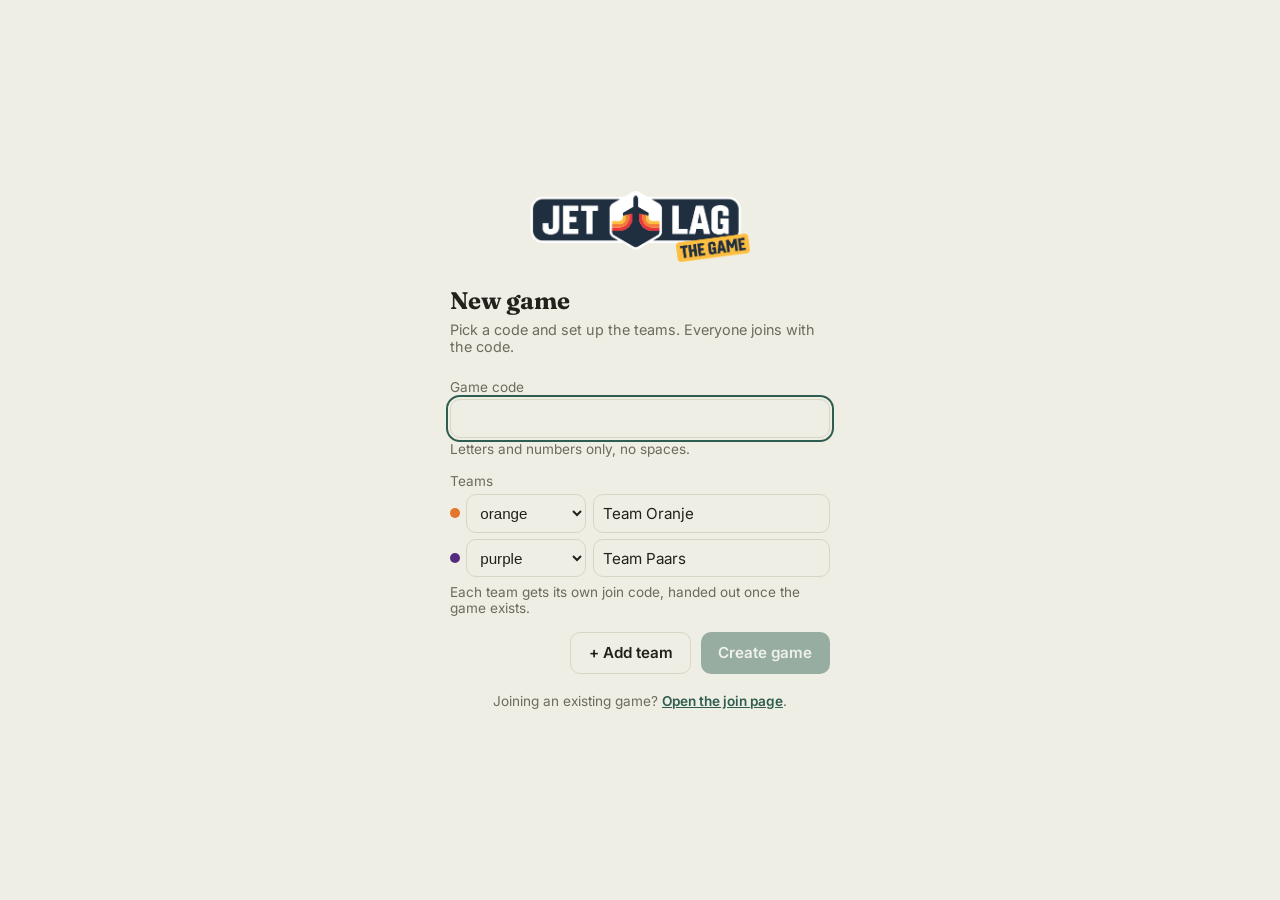
<file: frontend/create.html>
<!doctype html>
<html lang="en">
  <head>
    <meta charset="UTF-8" />
    <meta
      name="viewport"
      content="width=device-width, initial-scale=1, maximum-scale=1"
    />
    <title>New game - Gemeente Gathering</title>
    <link rel="icon" type="image/png" href="/img/favicon.png" />
    <link rel="preconnect" href="https://fonts.googleapis.com" />
    <link rel="preconnect" href="https://fonts.gstatic.com" crossorigin />
    <link
      href="https://fonts.googleapis.com/css2?family=Fraunces:wght@500;600&family=Inter:wght@400;500;600&display=swap"
      rel="stylesheet"
    />
    <link rel="stylesheet" href="css/styles.css" />
  </head>
  <body>
    <main class="join">
      <img
        class="join__logo"
        src="img/jetlag.png"
        alt="Jetlag"
        width="463"
        height="149"
      />
      <h1 class="join__title">New game</h1>
      <p class="join__subtitle">
        Pick a code and set up the teams. Everyone joins with the code.
      </p>

      <div id="create-error" class="modal-error" hidden></div>

      <!-- Swapped in for the form once the game exists: the one and only
           time the team codes are shown. -->
      <section id="create-done" hidden>
        <p class="join__subtitle">
          Game <strong id="create-done-game"></strong> is ready. Give every team
          its own code - it's what stops anyone opening someone else's board.
        </p>

        <div class="modal-field">
          <span class="join__label">Team codes</span>
          <div id="create-done-teams"></div>
          <p class="join__hint">
            These aren't shown again. Write them down before you leave this
            page.
          </p>
        </div>

        <div class="modal-actions">
          <button id="create-done-btn" type="button" class="btn btn--primary">
            Go to join page
          </button>
        </div>
      </section>

      <div id="create-form">
        <div class="modal-field">
          <label for="create-game">Game code</label>
          <input
            id="create-game"
            type="text"
            autocapitalize="characters"
            autocomplete="off"
            spellcheck="false"
          />
          <p class="join__hint">Letters and numbers only, no spaces.</p>
        </div>

        <div
          class="modal-field"
          role="group"
          aria-labelledby="create-team-label"
        >
          <span id="create-team-label" class="join__label">Teams</span>
          <div id="create-teams"></div>
          <p class="join__hint">
            Each team gets its own join code, handed out once the game exists.
          </p>
        </div>

        <div class="modal-actions">
          <button id="create-add-team" type="button" class="btn btn--ghost">
            + Add team
          </button>
          <button
            id="create-btn"
            type="button"
            class="btn btn--primary"
            disabled
          >
            Create game
          </button>
        </div>

        <p class="join__footer">
          Joining an existing game?
          <a class="join__link" href="index.html">Open the join page</a>.
        </p>
      </div>
    </main>

    <script src="js/config.js"></script>
    <script src="js/api.js"></script>
    <script src="js/create.js"></script>
  </body>
</html>
</file>
<file: frontend/css/styles.css>
/* ------------------------------------------------------------------ */
/* Design tokens                                                       */
/* ------------------------------------------------------------------ */
:root {
  --paper: #eeeee4;
  --surface: #fbfaf4;
  --ink: #22211c;
  --ink-muted: #6e6a5d;
  --hairline: #d9d5c4;
  --accent: #2f5d50;
  --accent-ink: #eef4f1;
  --danger: #a6402f;
  --danger-ink: #fbeeeb;

  --team-orange: #e2762a;
  --team-blue: #2e6ca4;
  --team-purple: #7c4a93;

  --font-display: "Fraunces", Georgia, serif;
  --font-ui: "Inter", -apple-system, BlinkMacSystemFont, "Segoe UI", sans-serif;

  --radius-md: 10px;
  --radius-lg: 16px;
  --shadow-sheet: 0 -4px 20px rgba(34, 33, 28, 0.18);
}

@media (prefers-reduced-motion: reduce) {
  *,
  *::before,
  *::after {
    animation-duration: 0.001ms !important;
    transition-duration: 0.001ms !important;
  }
}

/* ------------------------------------------------------------------ */
/* Reset & base                                                         */
/* ------------------------------------------------------------------ */
* {
  box-sizing: border-box;
}

/* The `hidden` attribute is how we show/hide the modal overlay, the
   fatal-error screen, and the app shell. Several rules below set
   `display` on those same elements (flex/grid layouts), which - being
   an author class rule - would otherwise beat the browser's default
   `[hidden] { display: none }` and leave them visibly stuck on screen.
   This keeps `hidden` authoritative everywhere. */
[hidden] {
  display: none !important;
}

html,
body {
  height: 100%;
  margin: 0;
}

body {
  font-family: var(--font-ui);
  color: var(--ink);
  background: var(--paper);
  -webkit-font-smoothing: antialiased;
}

button {
  font-family: inherit;
}

:focus-visible {
  outline: 2px solid var(--accent);
  outline-offset: 2px;
}

/* ------------------------------------------------------------------ */
/* App shell                                                            */
/* ------------------------------------------------------------------ */
.app {
  height: 100dvh;
  display: flex;
  flex-direction: column;
  overflow: hidden;
}

.topbar {
  display: flex;
  align-items: center;
  justify-content: space-between;
  padding: 0.65rem 1rem;
  background: var(--surface);
  border-bottom: 1px solid var(--hairline);
  flex: 0 0 auto;
}

/* Groups the logo with the title so the topbar's space-between still has
   two children and the refresh button stays pinned right. */
.topbar__brand {
  display: flex;
  align-items: center;
  gap: 0.6rem;
  min-width: 0;
}

/* Sized off the title's cap height rather than a fixed width, so the two
   stay visually matched. Ratio comes from the intrinsic 463x149. */
.topbar__logo {
  height: 1.8rem;
  width: auto;
  flex: 0 0 auto;
}

.topbar__title {
  font-family: var(--font-display);
  font-weight: 600;
  font-size: 1.3rem;
  margin: 0;
  letter-spacing: -0.01em;
}

.icon-btn {
  border: none;
  background: transparent;
  color: var(--ink);
  width: 36px;
  height: 36px;
  border-radius: 50%;
  display: grid;
  place-items: center;
  cursor: pointer;
  transition:
    background 0.15s ease,
    transform 0.4s ease;
}

.icon-btn:hover {
  background: var(--hairline);
}
.icon-btn.spinning svg {
  animation: spin 0.7s linear infinite;
}

@keyframes spin {
  to {
    transform: rotate(360deg);
  }
}

/* ------------------------------------------------------------------ */
/* Score bar                                                            */
/* ------------------------------------------------------------------ */
.score-bar {
  display: flex;
  align-items: center;
  gap: 0.5rem;
  padding: 0.5rem 0.75rem;
  background: var(--surface);
  border-bottom: 1px solid var(--hairline);
  flex: 0 0 auto;
  overflow-x: auto;
}

.score-chips {
  display: flex;
  gap: 0.4rem;
  flex: 1 1 auto;
}

.score-chip {
  display: flex;
  align-items: center;
  gap: 0.4rem;
  padding: 0.3rem 0.6rem;
  border-radius: 999px;
  background: var(--paper);
  border: 1px solid var(--hairline);
  font-size: 0.85rem;
  white-space: nowrap;
}

.score-chip__dot {
  width: 10px;
  height: 10px;
  border-radius: 50%;
  flex: 0 0 auto;
}

.score-chip__name {
  color: var(--ink-muted);
}

.score-chip__value {
  font-family: var(--font-display);
  font-weight: 600;
}

/* Total claimed - secondary to the connected score next to it. */
.score-chip__total {
  color: var(--ink-muted);
  font-size: 0.78rem;
}

/* ------------------------------------------------------------------ */
/* Buttons                                                              */
/* ------------------------------------------------------------------ */
.btn {
  border: none;
  border-radius: var(--radius-md);
  padding: 0.65rem 1.1rem;
  font-size: 0.95rem;
  font-weight: 600;
  cursor: pointer;
  transition:
    transform 0.1s ease,
    opacity 0.15s ease;
}

.btn:active {
  transform: scale(0.97);
}
.btn:disabled {
  opacity: 0.45;
  cursor: not-allowed;
  transform: none;
}

.btn--block {
  display: block;
  width: 100%;
}

.btn--primary {
  background: var(--accent);
  color: var(--accent-ink);
}
.btn--ghost {
  background: transparent;
  color: var(--ink);
  border: 1px solid var(--hairline);
}
.btn--danger {
  background: var(--danger);
  color: var(--danger-ink);
}
.btn--small {
  padding: 0.45rem 0.8rem;
  font-size: 0.85rem;
  flex: 0 0 auto;
}

/* ------------------------------------------------------------------ */
/* Map                                                                  */
/* ------------------------------------------------------------------ */
.map-wrap {
  flex: 1 1 auto;
  position: relative;
  min-height: 0;
}

.map {
  width: 100%;
  height: 100%;
}

.maplibregl-ctrl button.maplibregl-ctrl-basemap-opacity .maplibregl-ctrl-icon {
  background-image: url("data:image/svg+xml;charset=utf-8,%3Csvg xmlns='http://www.w3.org/2000/svg' width='24' height='24' fill='%23333' viewBox='0 0 24 24'%3E%3Cpath d='M3.5 6.5 8 4l8 2.5L20.5 4v11.5L16 18l-8-2.5-4.5 2.5Z'/%3E%3Cpath d='M3.5 10.5 8 8l8 2.5 4.5-2.5'/%3E%3C/svg%3E");
}

/* ------------------------------------------------------------------ */
/* Cards panel (bottom sheet on mobile)                                 */
/* ------------------------------------------------------------------ */
.cards-panel {
  flex: 0 0 auto;
  background: var(--surface);
  border-top: 1px solid var(--hairline);
  box-shadow: var(--shadow-sheet);
  display: flex;
  flex-direction: column;
  max-height: 10.5rem;
  transition: max-height 0.28s ease;
}

.cards-panel.expanded {
  max-height: 55vh;
}

.cards-panel__handle {
  display: flex;
  flex-direction: column;
  align-items: center;
  gap: 0.3rem;
  padding: 0.55rem 0 0.4rem;
  background: none;
  border: none;
  cursor: pointer;
  flex: 0 0 auto;
}

.cards-panel__grip {
  width: 36px;
  height: 4px;
  border-radius: 999px;
  background: var(--hairline);
}

.cards-panel__count {
  font-size: 0.8rem;
  color: var(--ink-muted);
}

.cards-list {
  flex: 1 1 auto;
  overflow-x: auto;
  overflow-y: hidden;
  display: flex;
  gap: 0.65rem;
  padding: 0 0.85rem 0.85rem;
}

.cards-panel.expanded .cards-list {
  overflow-x: hidden;
  overflow-y: auto;
  flex-wrap: wrap;
  align-content: flex-start;
}

.cards-empty {
  color: var(--ink-muted);
  font-size: 0.9rem;
  padding: 0.5rem;
}

/* ------------------------------------------------------------------ */
/* Playing cards                                                        */
/* ------------------------------------------------------------------ */
.playing-card {
  flex: 0 0 auto;
  width: 96px;
  height: 112px;
  border-radius: var(--radius-md);
  border: 1.5px solid var(--ink);
  background: var(--paper);
  display: flex;
  flex-direction: column;
  justify-content: space-between;
  align-items: flex-start;
  padding: 0.5rem;
  cursor: pointer;
  text-align: left;
  transition: transform 0.12s ease;
}

.playing-card:hover {
  transform: translateY(-2px);
}
.playing-card:active {
  transform: translateY(0) scale(0.98);
}

.playing-card--wild {
  background: repeating-linear-gradient(
    135deg,
    var(--paper),
    var(--paper) 8px,
    #e4e2d6 8px,
    #e4e2d6 16px
  );
}

/* The gemeente's outline, filling the card above its name.

   Drawn as a mask rather than an <img> so the silhouette takes a colour
   from CSS instead of the flat black the file paints itself: the SVGs
   fill with currentColor, which an <img> resolves against nothing. The
   URL is a custom property because it's the one part that differs per
   card, and renderCardsPanel sets it inline. */
.playing-card__shape {
  flex: 1 1 auto;
  width: 100%;
  min-height: 0;
  background-color: var(--ink);
  opacity: 0.78;
  -webkit-mask-image: var(--shape);
  mask-image: var(--shape);
  -webkit-mask-repeat: no-repeat;
  mask-repeat: no-repeat;
  -webkit-mask-position: center;
  mask-position: center;
  -webkit-mask-size: contain;
  mask-size: contain;
}

.playing-card__name {
  font-family: var(--font-display);
  font-weight: 600;
  font-size: 0.95rem;
  line-height: 1.15;
  align-self: center;
  text-align: center;
  margin: auto 0;
  width: 100%;
  /* Card names are longer than a 96px card, and overflow-wrap on its own
     snaps them wherever the line happens to run out - "Scherpenz|eel".
     Hyphenating first breaks them where the page's language does instead;
     overflow-wrap stays for when there's no dictionary to hand. */
  hyphens: auto;
  -webkit-hyphens: auto;
  overflow-wrap: break-word;
}

/* With a shape above it the name is a caption, not the whole card: it
   drops to the foot at a size that still fits the two-line names, and
   gives up the auto margins that were centring it in an empty card. */
.playing-card__shape + .playing-card__name {
  font-size: 0.68rem;
  line-height: 1.1;
  margin: 0.3rem 0 0;
  flex: 0 0 auto;
}

/* ------------------------------------------------------------------ */
/* Modal                                                                */
/* ------------------------------------------------------------------ */
.modal-overlay {
  position: fixed;
  inset: 0;
  background: rgba(34, 33, 28, 0.45);
  display: flex;
  align-items: flex-end;
  justify-content: center;
  z-index: 100;
}

/* Only ever focused in code, to move the keyboard into the dialog - it is
   not a tab stop, so it has no ring to earn. */
.modal-sheet:focus {
  outline: none;
}

.modal-sheet {
  background: var(--surface);
  width: 100%;
  max-width: 480px;
  border-radius: var(--radius-lg) var(--radius-lg) 0 0;
  padding: 1.1rem 1.1rem 1.4rem;
  max-height: 85vh;
  overflow-y: auto;
  animation: slide-up 0.22s ease;
}

@keyframes slide-up {
  from {
    transform: translateY(24px);
    opacity: 0;
  }
  to {
    transform: translateY(0);
    opacity: 1;
  }
}

.modal-header {
  display: flex;
  align-items: flex-start;
  justify-content: space-between;
  gap: 0.5rem;
  margin-bottom: 0.5rem;
}

.modal-header h2 {
  font-family: var(--font-display);
  font-weight: 600;
  font-size: 1.25rem;
  margin: 0;
}

.modal-badge {
  display: inline-block;
  font-family: var(--font-ui);
  font-size: 0.65rem;
  font-weight: 600;
  color: var(--ink-muted);
  border: 1px solid var(--hairline);
  border-radius: 999px;
  padding: 0.1rem 0.5rem;
  vertical-align: middle;
}

.modal-close {
  border: none;
  background: none;
  font-size: 1.4rem;
  line-height: 1;
  color: var(--ink-muted);
  cursor: pointer;
  padding: 0.1rem 0.3rem;
}

.modal-tag {
  display: inline-block;
  font-size: 0.8rem;
  color: var(--ink-muted);
  margin: 0 0 0.6rem;
}

.modal-description {
  color: var(--ink);
  line-height: 1.5;
  margin: 0 0 0.9rem;
}

.modal-link {
  margin: -0.4rem 0 0.9rem;
  font-size: 0.9rem;
  overflow-wrap: anywhere;
}

.modal-link a {
  color: var(--accent);
}

.modal-error {
  background: var(--danger-ink);
  color: var(--danger);
  border-radius: var(--radius-md);
  padding: 0.5rem 0.7rem;
  font-size: 0.85rem;
  margin: 0 0 0.9rem;
}

.modal-field {
  margin-bottom: 1rem;
}

.modal-field label {
  display: block;
  font-size: 0.85rem;
  color: var(--ink-muted);
  margin-bottom: 0.3rem;
}

/* Sits under the control rather than over it, so the label stays the
   thing you read first and this only answers "why so few?". */
.modal-field__hint {
  font-size: 0.78rem;
  color: var(--ink-muted);
  margin: 0.35rem 0 0;
}

.modal-field select,
.modal-field input[type="text"] {
  width: 100%;
  padding: 0.55rem;
  border-radius: var(--radius-md);
  border: 1px solid var(--hairline);
  font-size: 0.95rem;
  background: var(--paper);
  color: var(--ink);
}

.modal-field input[type="text"] {
  font-family: inherit;
}

.modal-actions {
  display: flex;
  gap: 0.6rem;
  justify-content: flex-end;
}

/* ------------------------------------------------------------------ */
/* Card detail (the challenge behind a card)                            */
/* ------------------------------------------------------------------ */
/* Blown up from .playing-card, so the sheet reads as the card the team
   just tapped: the gemeente sits above the challenge as a kicker, the
   accent rule stands in for the card's edge, and the challenge text gets
   its own panel rather than running on as loose body copy. */

/* Outranks the generic `.modal-header h2` above - that rule is one
   element more specific than a lone class. */
.modal-header .card-detail__title {
  font-size: 1.5rem;
  line-height: 1.15;
  letter-spacing: -0.01em;
}

.card-detail__kicker {
  display: block;
  font-family: var(--font-ui);
  font-size: 0.72rem;
  font-weight: 600;
  letter-spacing: 0.09em;
  text-transform: uppercase;
  color: var(--accent);
  margin-bottom: 0.35rem;
}

/* The pill is its own thing - it shouldn't pick up the kicker's caps and
   tracking just because it sits inside one. */
.card-detail__kicker .modal-badge {
  text-transform: none;
  letter-spacing: normal;
}

.card-detail__rule {
  display: block;
  width: 2.5rem;
  height: 3px;
  border-radius: 999px;
  background: var(--accent);
  margin: 0 0 0.85rem;
}

/* Echoes the stripes a wild card wears in the deck. */
.card-detail--wild .card-detail__rule {
  width: 3.5rem;
  background: repeating-linear-gradient(
    135deg,
    var(--accent),
    var(--accent) 4px,
    transparent 4px,
    transparent 8px
  );
}

/* Where the card stands on the board. Every challenge the panel shows
   wears one, including the ones that can't be played - saying so is the
   whole reason they're listed. */
.card-detail__status {
  display: inline-flex;
  align-items: center;
  gap: 0.4rem;
  font-family: var(--font-ui);
  font-size: 0.8rem;
  color: var(--ink-muted);
  background: var(--paper);
  border: 1px solid var(--hairline);
  border-radius: 999px;
  padding: 0.25rem 0.6rem;
  margin: 0 0 0.7rem;
}

/* In play: the accent, same as the rule above it, since this is the one
   status you can act on. */
.card-detail__status--board {
  color: var(--accent);
  border-color: var(--accent);
}

/* Not in play - stated plainly rather than styled to look unavailable,
   which at this size would just be hard to read. */
.card-detail__status--off {
  font-style: italic;
}

.card-detail__status-dot {
  width: 9px;
  height: 9px;
  border-radius: 999px;
  flex: 0 0 auto;
}

/* `pre-wrap` because the imported challenge text carries its own line
   breaks, and `anywhere` because a fair few end in a long URL that would
   otherwise push the sheet sideways. */
.card-detail__body {
  background: var(--paper);
  border: 1px solid var(--hairline);
  border-radius: var(--radius-md);
  padding: 0.75rem 0.85rem;
  line-height: 1.55;
  white-space: pre-wrap;
  overflow-wrap: anywhere;
  margin: 0 0 0.9rem;
}

/* Nothing written yet is a note about the card, not the card's text. */
.card-detail__body--empty {
  background: none;
  border: none;
  padding: 0;
  font-style: italic;
  color: var(--ink-muted);
}

/* ------------------------------------------------------------------ */
/* Wild cards that apply to the gemeente being read                   */
/* ------------------------------------------------------------------ */
/* A second half to the sheet, below the gemeente's own challenge: the
   other way to take this gemeente. Separated by the same striped rule a
   wild card wears in the deck and on the map, so the three read as one
   idiom, and stepped down a level in type so the gemeente's own
   challenge keeps the top of the sheet. */

.card-detail__wilds {
  margin-top: 1.4rem;
  padding-top: 1rem;
  /* The divider *is* the stripes - same 135deg repeat as the deck card
     and the map fill, so a striped gemeente and this section are visibly
     the same fact. A background rather than a border-image: it has to
     tile, and only the top edge should carry it. */
  background:
    repeating-linear-gradient(
      135deg,
      var(--hairline),
      var(--hairline) 4px,
      transparent 4px,
      transparent 8px
    )
    top left / 100% 6px no-repeat;
}

.card-detail__wilds-title {
  font-family: var(--font-ui);
  font-size: 0.72rem;
  font-weight: 600;
  letter-spacing: 0.09em;
  text-transform: uppercase;
  color: var(--accent);
  margin: 0 0 0.75rem;
}

.wild-entry {
  border: 1px solid var(--hairline);
  border-radius: var(--radius-md);
  padding: 0.6rem 0.7rem;
  margin-bottom: 0.6rem;
  background: var(--surface);
}

.wild-entry:last-child {
  margin-bottom: 0;
}

.wild-entry__summary {
  display: flex;
  align-items: center;
  gap: 0.6rem;
  cursor: pointer;
  /* The default marker sits outside the row and would push the name off
     the left edge on a narrow phone. Replaced by the chevron below, which
     can sit at the end where there's room for it. */
  list-style: none;
}

.wild-entry__summary::-webkit-details-marker {
  display: none;
}

/* Says the row opens. Without it these read as three labels rather than
   three things to tap, and the challenge text behind them is the point. */
.wild-entry__chevron {
  flex: 0 0 auto;
  width: 0.5rem;
  height: 0.5rem;
  border-right: 2px solid var(--ink-muted);
  border-bottom: 2px solid var(--ink-muted);
  transform: rotate(45deg) translate(-2px, -2px);
  transition: transform 0.15s ease;
}

.wild-entry[open] .wild-entry__chevron {
  transform: rotate(-135deg) translate(-2px, -2px);
}

.wild-entry__name {
  font-family: var(--font-display);
  font-size: 1rem;
  line-height: 1.2;
  color: var(--ink);
}

/* Inside a summary the pill's bottom margin would push the row off
   centre, and it must not shrink to fit a long card name. The auto left
   margin eats the whole gap between the name and the chevron, so the pill
   sits against the right edge whatever the name's length - it must stay
   the only auto margin on the row, or the two would split the gap and
   strand the pill in the middle. */
.wild-entry__status {
  margin: 0;
  margin-left: auto;
  flex: 0 0 auto;
}

/* Wrap once the name and the pill can't share a line - which on the
   narrowest phones they can't. */
@media (max-width: 22rem) {
  .wild-entry__summary {
    flex-wrap: wrap;
  }
}

.wild-entry[open] .wild-entry__summary {
  margin-bottom: 0.6rem;
}

/* The challenge text sits on the sheet inside an entry, not on another
   panel of its own - .card-detail__body's own background is the same
   colour as the entry and would only add a second border. */
.wild-entry .card-detail__body {
  background: none;
  border: none;
  padding: 0;
  margin-bottom: 0.7rem;
  font-size: 0.95rem;
}

.wild-entry .modal-actions {
  margin-bottom: 0.1rem;
}

/* The two muted fold lines on the sheet: the one holding the wild cards
   that apply here but aren't on the board, and the one holding a gemeente's
   own challenge text when a wild card is the only way to take it.
   Deliberately not entries themselves - no panel, no border - so they read
   as a line about what's behind them rather than another card in the
   list. */
.wild-more > summary,
.card-detail__fold-summary {
  display: flex;
  align-items: center;
  gap: 0.4rem;
  cursor: pointer;
  list-style: none;
  font-size: 0.82rem;
  color: var(--ink-muted);
  padding: 0.2rem 0.1rem;
}

.wild-more > summary::-webkit-details-marker,
.card-detail__fold-summary::-webkit-details-marker {
  display: none;
}

.wild-more > summary:hover,
.card-detail__fold-summary:hover {
  color: var(--ink);
}

.wild-more[open] > summary,
.card-detail__fold[open] > .card-detail__fold-summary {
  margin-bottom: 0.5rem;
}

/* Stands where the open text panel would have: the wild cards below it keep
   the gap they'd have from one. */
.card-detail__fold {
  margin-bottom: 0.9rem;
}

/* Nothing above them when the fold is the only thing in the section. */
.wild-more .wild-entry:last-child {
  margin-bottom: 0;
}

/* Traced outlines                                                      */
/* ------------------------------------------------------------------ */
/* A gemeente that draws itself, on the two screens where one shape is the
   whole point: the confirm step before a claim, and the reveal after one.
   Both hand a box to traceOutline() in js/ui.js, which fetches the SVG
   and inlines it - a live <path> rather than the deck's flat mask-image,
   since only a path can be traced.

   The trick is a single dash as long as the whole outline, shifted clear
   of it so nothing shows, which the trace then slides back into place.
   Only the browser can measure a path, so JS supplies --outline-length
   (per path) and --outline-stroke (taken from the file's own viewBox,
   since the wild card's star is drawn at a tenth the scale of a generated
   gemeente). What's around the shape and when it starts belong to the
   caller, through --trace-delay and --ink-delay. */
.traced-outline {
  display: block;
  width: 100%;
  height: 100%;
}

/* Where a trace starts: no ink, and the dash shifted off the outline. The
   animation hangs off --inking, which JS adds only once the file is in
   the page, so an outline that arrives late traces from when it arrives
   rather than turning up part-drawn or already finished. */
.traced-outline path {
  fill-opacity: 0;
  stroke: currentColor;
  stroke-width: var(--outline-stroke, 12);
  stroke-linejoin: round;
  stroke-dasharray: var(--outline-length);
  stroke-dashoffset: var(--outline-length);
}

.traced-outline--inking path {
  animation-name: outline-trace, outline-ink;
  animation-duration: var(--trace-time, 760ms), var(--ink-time, 420ms);
  animation-timing-function: ease-in-out, ease-out;
  animation-fill-mode: forwards, forwards;
  animation-delay: var(--trace-delay, 0ms), var(--ink-delay, 0ms);
}

@keyframes outline-trace {
  to {
    stroke-dashoffset: 0;
  }
}

@keyframes outline-ink {
  to {
    fill-opacity: 0.78; /* the deck's silhouette */
  }
}

/* The gemeente a claim is about to take, above the question that asks
   whether to take it. No card around this one: nothing is being dealt
   here, and a name two taps deep in a list is easy to misread where the
   shape you know from the map isn't. Quicker than the reveal's, too - a
   screen someone is waiting on is no place for a flourish. */
.claim-shape {
  --trace-time: 620ms;
  --trace-delay: 0ms;
  --ink-delay: 420ms;

  height: 130px;
  margin: 0.1rem 0 1rem;
  color: var(--ink);
}

@media (prefers-reduced-motion: reduce) {
  .claim-shape {
    --ink-delay: 0ms;
  }
}

/* ------------------------------------------------------------------ */
/* Drawn cards (the reveal after a claim or a discard)                  */
/* ------------------------------------------------------------------ */
/* What replaced the card that left is the only news in the result modal,
   so it's dealt onto the sheet as a card rather than listed as a line of
   text. Built to read as .playing-card - same paper, same ink edge, same
   proportions - at a size worth looking at.

   The outline inside inks itself the way .traced-outline above describes,
   on this screen's own timing. The whole reveal is one timeline, and the
   three properties below are its beats: each card waits --stagger per
   card before being dealt, its outline starts tracing --trace-lead after
   that, and the ink washes in --fill-lead later again. Properties rather
   than literals so reduced motion can flatten the whole sequence in one
   place - the rule at the top of this file collapses durations but leaves
   delays alone, which on its own would still deal the cards in one at a
   time. */
.drawn-cards {
  --stagger: 200ms;
  --trace-lead: 260ms;
  --fill-lead: 820ms;

  display: flex;
  flex-wrap: wrap;
  justify-content: center;
  gap: 0.75rem;
  margin: 0 0 1.2rem;
}

@media (prefers-reduced-motion: reduce) {
  .drawn-cards {
    --stagger: 0ms;
    --trace-lead: 0ms;
    --fill-lead: 0ms;
  }
}

/* Says where the cards came from, in the same voice the card detail's
   kicker uses above a challenge title. */
.draw-result__caption {
  font-size: 0.72rem;
  font-weight: 600;
  letter-spacing: 0.09em;
  text-transform: uppercase;
  color: var(--accent);
  text-align: center;
  margin: 0.1rem 0 0.9rem;
}

.drawn-card {
  position: relative;
  flex: 0 0 auto;
  /* Capped against the viewport so two cards - the most one claim can
     draw - still sit side by side on a narrow phone. */
  width: min(150px, 40vw);
  aspect-ratio: 96 / 112; /* .playing-card's */
  display: flex;
  flex-direction: column;
  padding: 0.55rem;
  border: 1.5px solid var(--ink);
  border-radius: var(--radius-md);
  background: var(--paper);
  /* This card's place in the timeline, and the two beats the outline
     inside it takes from that. */
  --deal-delay: calc(var(--i) * var(--stagger));
  --trace-delay: calc(var(--deal-delay) + var(--trace-lead));
  --ink-delay: calc(var(--deal-delay) + var(--fill-lead));

  /* Overshoots and settles, so it lands like a card put down rather than
     a box fading in. */
  animation: drawn-card-deal 480ms cubic-bezier(0.2, 1.25, 0.4, 1) both;
  animation-delay: var(--deal-delay);
}

/* The same stripes the deck gives a wild card. */
.drawn-card--wild {
  background: repeating-linear-gradient(
    135deg,
    var(--paper),
    var(--paper) 8px,
    #e4e2d6 8px,
    #e4e2d6 16px
  );
}

/* One ring, out and gone, as the ink lands. Keyed off the outline being
   there at all, since a card with nothing to ink has nothing to sound a
   fanfare for; box-shadow doesn't paint inside the border box, so all of
   the ring falls outside the card. */
.drawn-card:has(.traced-outline--inking)::after {
  content: "";
  position: absolute;
  inset: 0;
  border-radius: inherit;
  pointer-events: none;
  animation: drawn-card-flash 560ms ease-out both;
  animation-delay: var(--ink-delay);
}

/* Whatever's left of the card above its name. */
.drawn-card__stage {
  flex: 1 1 auto;
  min-height: 0;
  color: var(--ink);
}

/* The deck's caption treatment, a size up. */
.drawn-card__name {
  flex: 0 0 auto;
  font-family: var(--font-display);
  font-weight: 600;
  font-size: 0.8rem;
  line-height: 1.15;
  text-align: center;
  margin: 0.35rem 0 0;
  hyphens: auto;
  -webkit-hyphens: auto;
  overflow-wrap: break-word;
}

@keyframes drawn-card-deal {
  from {
    opacity: 0;
    transform: translateY(26px) scale(0.9) rotate(-5deg);
  }
  to {
    opacity: 1;
    transform: translateY(0) scale(1) rotate(0);
  }
}

@keyframes drawn-card-flash {
  from {
    box-shadow: 0 0 0 0 color-mix(in srgb, var(--accent) 45%, transparent);
  }
  to {
    box-shadow: 0 0 0 15px transparent;
  }
}

/* The focus ring is drawn 4px outside an option's border box, and a
   scrolling container clips anything outside its padding box - so the list
   carries that much padding and takes it straight back off the margins,
   leaving the options lined up with everything else on the screen. */
.discard-list {
  display: flex;
  flex-direction: column;
  gap: 0.4rem;
  padding: 0.3rem;
  margin: -0.3rem -0.3rem 0.7rem;
  max-height: 40vh;
  overflow-y: auto;
}

.discard-option {
  text-align: left;
  padding: 0.55rem 0.7rem;
  border-radius: var(--radius-md);
  border: 1px solid var(--hairline);
  background: var(--paper);
  cursor: pointer;
  font-size: 0.95rem;
}

.discard-option--selected {
  border-color: var(--accent);
  background: color-mix(in srgb, var(--accent) 12%, var(--paper));
}

/* ------------------------------------------------------------------ */
/* Blocking screen (the mandatory discard)                              */
/* ------------------------------------------------------------------ */
/* A discard the rules already require isn't a dialog you dismiss, so the
   overlay stops behaving like a sheet: it fills the viewport, hides
   nothing behind a tap target, and carries no close button. The two-class
   selectors are deliberate - they have to outrank the wide-screen
   .modal-overlay / .modal-sheet rules further down the file. */
.modal-overlay.modal-overlay--blocking {
  align-items: stretch;
  background: rgba(34, 33, 28, 0.82);
}

.modal-overlay--blocking .modal-sheet {
  width: 100%;
  max-width: none;
  height: 100dvh;
  max-height: none;
  border-radius: 0;
  padding: 1.5rem 1.1rem calc(1.4rem + env(safe-area-inset-bottom, 0px));
  /* The card list scrolls on its own below, so the screen itself
     shouldn't - that's what keeps the Discard button in reach. */
  overflow: hidden;
  display: flex;
  flex-direction: column;
  animation: fade-in 0.18s ease;
}

@keyframes fade-in {
  from {
    opacity: 0;
  }
  to {
    opacity: 1;
  }
}

.modal-overlay--blocking #modal-content {
  flex: 1 1 auto;
  min-height: 0;
  width: 100%;
  max-width: 480px;
  margin: 0 auto;
  display: flex;
  flex-direction: column;
}

.discard-screen {
  flex: 1 1 auto;
  min-height: 0;
  display: flex;
  flex-direction: column;
}

.discard-screen--centered {
  justify-content: center;
  text-align: center;
}

.discard-screen__eyebrow {
  font-size: 0.72rem;
  font-weight: 600;
  letter-spacing: 0.09em;
  text-transform: uppercase;
  color: var(--danger);
  margin: 0 0 0.4rem;
}

.discard-screen__title {
  font-family: var(--font-display);
  font-weight: 600;
  font-size: 1.6rem;
  margin: 0 0 0.5rem;
}

/* Worded as a reminder but styled like the nag bar and .modal-error, red
   and outlined: it's competing for attention with a list of cards the team
   is already reaching for, so a footnote would lose. */
.discard-screen__reminder {
  background: var(--danger-ink);
  color: var(--danger);
  border: 1.5px solid var(--danger);
  border-radius: var(--radius-md);
  padding: 0.6rem 0.75rem;
  font-size: 0.9rem;
  font-weight: 500;
  line-height: 1.4;
  margin: 0 0 0.8rem;
}

.discard-screen .discard-list {
  flex: 1 1 auto;
  max-height: none;
  gap: 0.5rem;
  padding-right: 0.45rem; /* the ring's 0.3rem, plus room for the scrollbar */
}

.discard-screen .discard-option {
  padding: 0.85rem 0.9rem;
  font-size: 1rem;
}

/* Thumb-sized and full width: this screen is the only thing on it. */
.discard-screen .modal-actions {
  flex: 0 0 auto;
}

.discard-screen .modal-actions .btn {
  flex: 1 1 0;
  padding-top: 0.8rem;
  padding-bottom: 0.8rem;
}

/* The deck stays readable while the game is frozen - it's what a team
   reads to decide what to throw away - so it picks up the red edge of the
   bar below it rather than going away. Nothing here disables the cards:
   they still open, they just don't offer a claim. */
.cards-panel--readonly {
  border-top-color: var(--danger);
}

/* ------------------------------------------------------------------ */
/* Read-only bar (the board while a team is still discarding)           */
/* ------------------------------------------------------------------ */
/* Takes the cards panel's slot while the deck is hidden, so the way back
   to the discard screen sits exactly where a thumb already is. */
.discard-nag {
  flex: 0 0 auto;
  display: flex;
  flex-direction: column;
  gap: 0.55rem;
  padding: 0.85rem 1rem calc(0.85rem + env(safe-area-inset-bottom, 0px));
  background: var(--danger-ink);
  border-top: 2px solid var(--danger);
  box-shadow: var(--shadow-sheet);
}

.discard-nag__text {
  margin: 0;
  font-size: 0.85rem;
  line-height: 1.4;
  color: var(--danger);
  text-align: center;
}

.discard-nag__btn {
  width: 100%;
  padding-top: 0.85rem;
  padding-bottom: 0.85rem;
  font-size: 1rem;
}

/* ------------------------------------------------------------------ */
/* Toasts                                                               */
/* ------------------------------------------------------------------ */
.toast-container {
  position: fixed;
  bottom: 1rem;
  left: 50%;
  transform: translateX(-50%);
  display: flex;
  flex-direction: column;
  gap: 0.4rem;
  z-index: 200;
  width: min(90vw, 360px);
}

.toast {
  background: var(--ink);
  color: var(--surface);
  padding: 0.6rem 0.9rem;
  border-radius: var(--radius-md);
  font-size: 0.85rem;
  opacity: 0;
  transform: translateY(8px);
  transition:
    opacity 0.2s ease,
    transform 0.2s ease;
}

.toast--visible {
  opacity: 1;
  transform: translateY(0);
}
.toast--error {
  background: var(--danger);
}

/* ------------------------------------------------------------------ */
/* Fatal error screen                                                   */
/* ------------------------------------------------------------------ */
.fatal-error {
  min-height: 100dvh;
  display: flex;
  align-items: center;
  justify-content: center;
  text-align: center;
  padding: 2rem;
  font-size: 1rem;
  line-height: 1.6;
  color: var(--ink);
  background: var(--paper);
}

.fatal-error code {
  background: var(--hairline);
  padding: 0.1rem 0.35rem;
  border-radius: 4px;
}

/* ------------------------------------------------------------------ */
/* Join page (index.html)                                               */
/* ------------------------------------------------------------------ */
/* The form itself reuses .modal-field, .modal-error, .modal-actions,
   .discard-list and .discard-option - only the page shell and the team
   swatch are new. The fixed max-width centres it on desktop too, so
   there's nothing to add under the wide-screen breakpoint below. */
.join {
  max-width: 420px;
  min-height: 100dvh;
  margin: 0 auto;
  padding: 2rem 1.25rem;
  display: flex;
  flex-direction: column;
  justify-content: center;
}

/* Intrinsic size is 463x149; height:auto keeps that ratio once the
   max-width kicks in on narrow screens. */
.join__logo {
  display: block;
  width: 220px;
  max-width: 100%;
  height: auto;
  margin: 0 auto 1.5rem;
}

.join__title {
  font-family: var(--font-display);
  font-size: 1.5rem;
  margin: 0 0 0.35rem;
}

.join__subtitle {
  color: var(--ink-muted);
  font-size: 0.9rem;
  margin: 0 0 1.5rem;
}

/* The resume shortcut sits above the pickers, so it has to read as the
   fast path rather than as another field - hence full width and a rule
   under it separating it from the form it's an alternative to. */
.join__resume {
  margin-bottom: 1.25rem;
  padding-bottom: 1.25rem;
  border-bottom: 1px solid var(--hairline);
}

.join__resume .join__hint {
  text-align: center;
  margin: 0.5rem 0 0;
}

/* The team group is labelled by a <span>, not a <label>, so it can't
   lean on the .modal-field label rule. */
.join__label {
  display: block;
  font-size: 0.85rem;
  color: var(--ink-muted);
  margin-bottom: 0.3rem;
}

.join__hint {
  color: var(--ink-muted);
  font-size: 0.85rem;
  margin: 0.2rem 0;
}

.join-team {
  display: flex;
  align-items: center;
  gap: 0.55rem;
}

.join-team__dot {
  width: 10px;
  height: 10px;
  border-radius: 50%;
  flex: 0 0 auto;
}

/* Both standalone pages close with a link to the other one, so this pair
   is shared rather than per-page. */
.join__footer {
  color: var(--ink-muted);
  font-size: 0.85rem;
  text-align: center;
  margin: 1.2rem 0 0;
}

.join__link {
  color: var(--accent);
  font-weight: 600;
}

/* ------------------------------------------------------------------ */
/* Create page (create.html)                                            */
/* ------------------------------------------------------------------ */
/* Reuses the .join page shell plus .modal-field, .modal-error and
   .modal-actions - one row per team is the only new layout, and the
   colour swatch is the join page's .join-team__dot again. */
.create-team {
  display: flex;
  align-items: center;
  gap: 0.4rem;
  margin-bottom: 0.4rem;
}

/* Both of these carry the .modal-field `width: 100%`, which outranks
   anything this block could say about width - a single class can't beat
   `.modal-field input[type="text"]`. Hence explicit, non-`auto` flex
   bases: flex-basis wins over width for a flex item's main size, so the
   inherited full width stops mattering either way.

   Wide enough for "purple" without crowding the name beside it. */
.create-team__color {
  flex: 0 0 7.5rem;
}

/* Takes whatever the swatch, the colour select and the remove button
   leave, and min-width:0 lets it shrink past its content on a narrow
   screen rather than pushing that button past the edge. */
.create-team__name {
  flex: 1 1 0;
  min-width: 0;
}

/* Squarer than .btn--small, since it holds a single glyph. */
.create-team__remove {
  padding: 0.45rem 0.6rem;
  font-size: 1rem;
  line-height: 1;
  color: var(--ink-muted);
}

/* One row per team on the post-create screen, listing the code that team
   joins with. Same swatch-then-name shape as .create-team above, with the
   code pushed to the far end so the column of them stays scannable while
   they're being written down. */
.create-token {
  display: flex;
  align-items: center;
  gap: 0.55rem;
  padding: 0.5rem 0;
  border-bottom: 1px solid var(--hairline);
}

.create-token__name {
  flex: 1 1 auto;
  min-width: 0;
}

/* Monospaced and spaced out: this gets read off a screen and typed into
   someone else's phone, so the characters have to stay distinguishable. */
.create-token__code {
  font-family: ui-monospace, SFMono-Regular, Menlo, monospace;
  font-size: 1rem;
  font-weight: 600;
  letter-spacing: 0.12em;
  white-space: nowrap;
}

/* ------------------------------------------------------------------ */
/* Wider screens: side panel instead of a bottom sheet                  */
/* ------------------------------------------------------------------ */
@media (min-width: 800px) {
  .app {
    display: grid;
    grid-template-columns: 1fr 340px;
    grid-template-rows: auto auto 1fr;
    grid-template-areas:
      "topbar topbar"
      "scorebar scorebar"
      "map cards";
  }

  .topbar {
    grid-area: topbar;
  }
  .score-bar {
    grid-area: scorebar;
  }
  .map-wrap {
    grid-area: map;
  }

  .discard-nag {
    grid-column: 1 / -1;
    flex-direction: row;
    align-items: center;
    justify-content: center;
    gap: 1rem;
  }

  .discard-nag__btn {
    width: auto;
    flex: 0 0 auto;
  }

  .cards-panel {
    grid-area: cards;
    max-height: none;
    border-top: none;
    border-left: 1px solid var(--hairline);
    box-shadow: none;
  }

  /* The side panel's edge is the left one out here. */
  .cards-panel--readonly {
    border-left-color: var(--danger);
  }

  .cards-panel.expanded {
    max-height: none;
  }

  .cards-panel__handle {
    cursor: default;
  }
  .cards-panel__grip {
    display: none;
  }

  .cards-list {
    flex-wrap: wrap;
    overflow-y: auto;
    overflow-x: hidden;
  }

  .modal-overlay {
    align-items: center;
  }

  .modal-sheet {
    border-radius: var(--radius-lg);
    animation: pop-in 0.18s ease;
  }

  @keyframes pop-in {
    from {
      transform: scale(0.96);
      opacity: 0;
    }
    to {
      transform: scale(1);
      opacity: 1;
    }
  }
}
</file>
